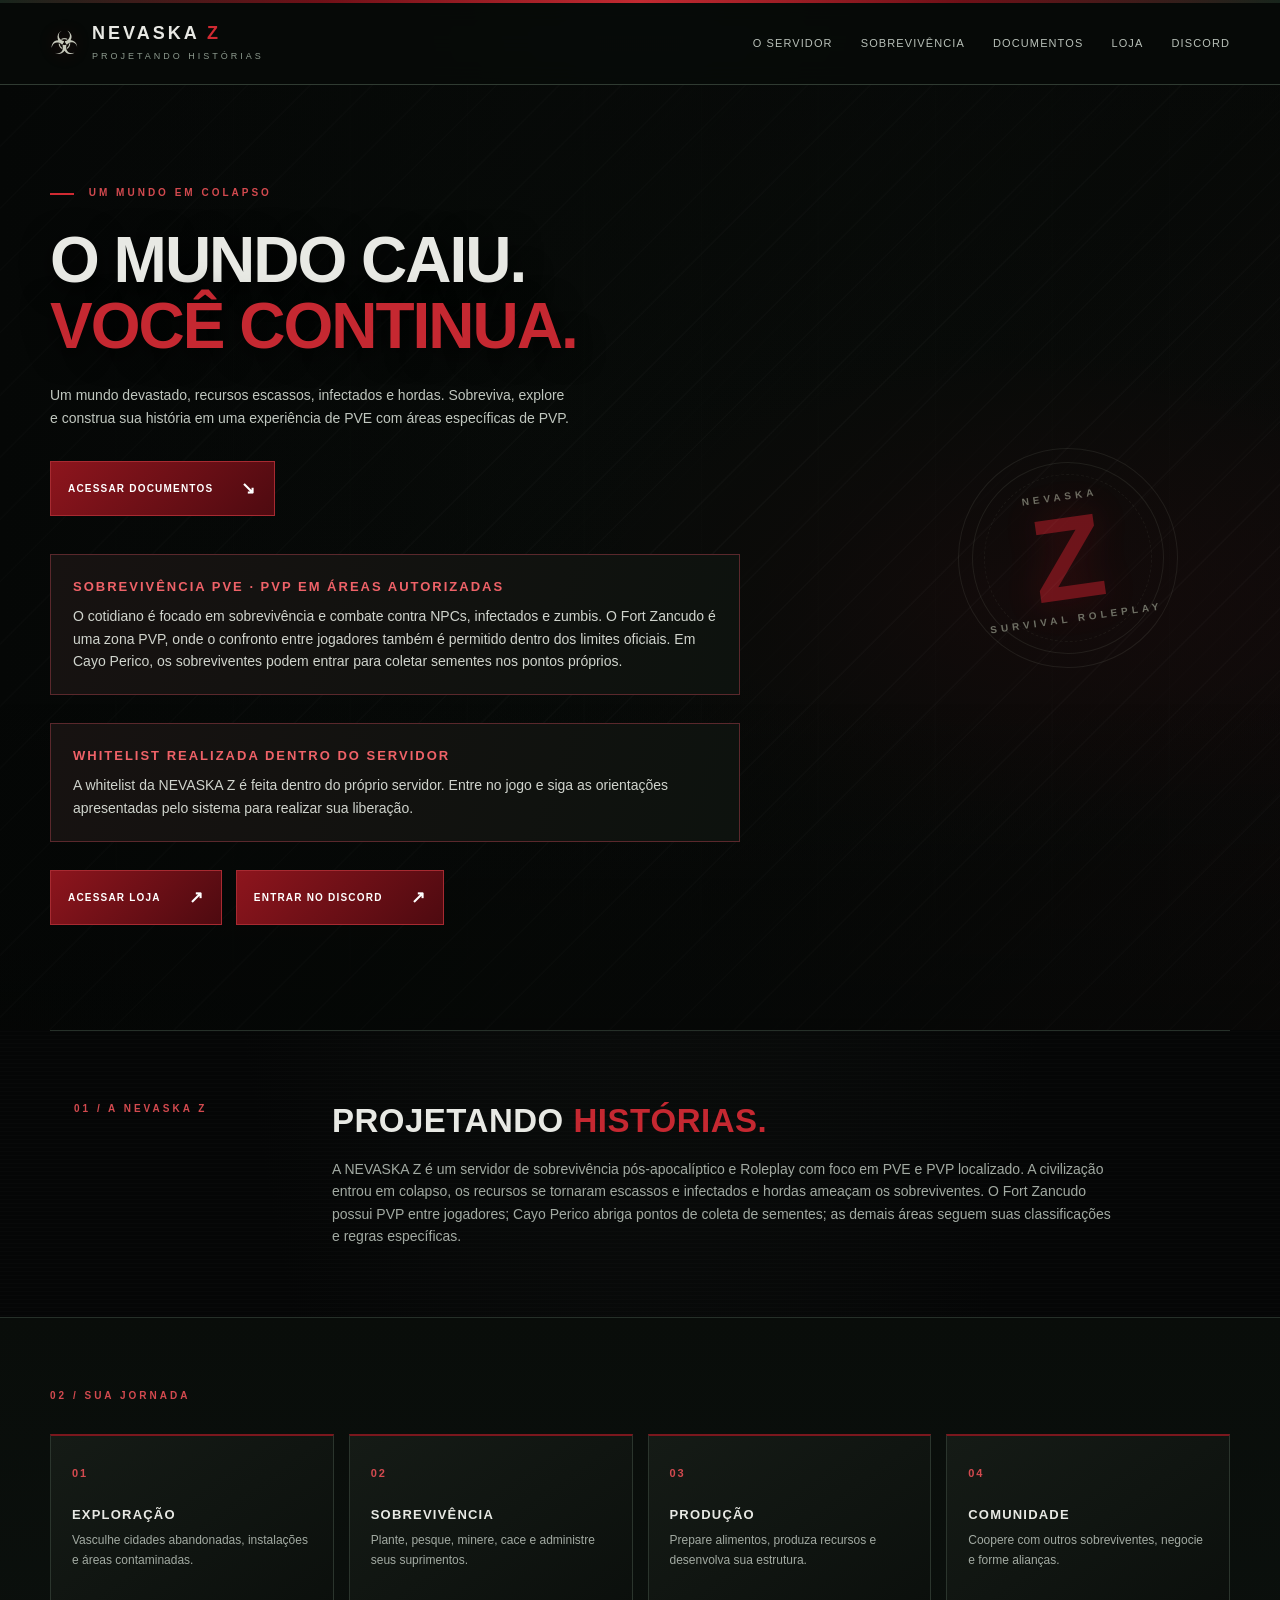
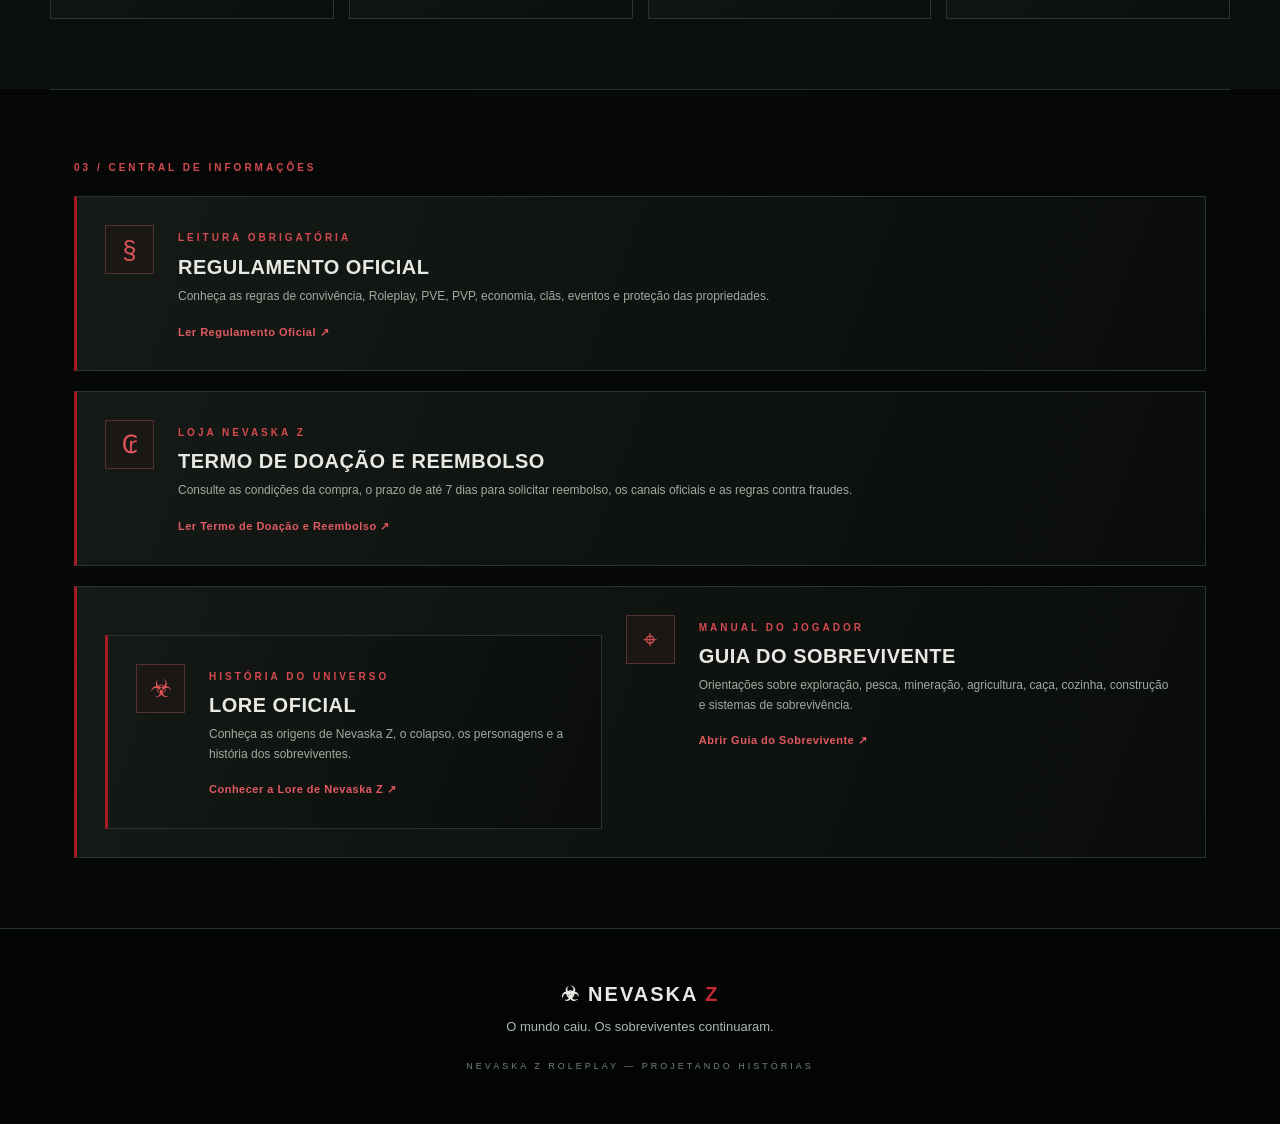
<file: index.html>
<!doctype html>
<html lang="pt-BR">
<head>
  <meta charset="utf-8">
  <meta name="viewport" content="width=device-width, initial-scale=1">
  <meta name="theme-color" content="#090909">
  <meta name="description" content="Nevaska Z Roleplay — sobrevivência pós-apocalíptica, exploração e PVE.">
  <title>Nevaska Z Roleplay | Projetando Histórias</title>
  <link rel="stylesheet" href="style.css">
</head>
<body>
  <div class="top-line"></div>
  <header class="site-header">
    <a class="brand" href="index.html" aria-label="Nevaska Z — início">
      <span class="brand-mark">☣</span>
      <span><strong>NEVASKA <em>Z</em></strong><small>PROJETANDO HISTÓRIAS</small></span>
    </a>
    <nav aria-label="Navegação principal">
      <a href="#sobre">O servidor</a>
      <a href="#sobrevivencia">Sobrevivência</a>
      <a href="#documentos">Documentos</a>
      <a href="https://nevaskaz.centralcart.ai/" target="_blank" rel="noopener noreferrer">Loja</a>
      <a href="https://discord.com/invite/7kdWkj2JUS" target="_blank" rel="noopener noreferrer">Discord</a>
    </nav>
  </header>

  <main>
    <section class="hero">
      <div class="hero-content">
        <span class="eyebrow"><span></span> UM MUNDO EM COLAPSO</span>
        <h1>O MUNDO CAIU.<br><span>VOCÊ CONTINUA.</span></h1>
        <p>Um mundo devastado, recursos escassos, infectados e hordas. Sobreviva, explore e construa sua história em uma experiência de PVE com áreas específicas de PVP.</p>
        <a class="primary-button" href="#documentos">ACESSAR DOCUMENTOS <b>↘</b></a>
        <div class="pve-banner"><strong>SOBREVIVÊNCIA PVE · PVP EM ÁREAS AUTORIZADAS</strong><p>O cotidiano é focado em sobrevivência e combate contra NPCs, infectados e zumbis. O Fort Zancudo é uma zona PVP, onde o confronto entre jogadores também é permitido dentro dos limites oficiais. Em Cayo Perico, os sobreviventes podem entrar para coletar sementes nos pontos próprios.</p></div>
        <div class="pve-banner"><strong>WHITELIST REALIZADA DENTRO DO SERVIDOR</strong><p>A whitelist da NEVASKA Z é feita dentro do próprio servidor. Entre no jogo e siga as orientações apresentadas pelo sistema para realizar sua liberação.</p></div>
        <a class="primary-button" href="https://nevaskaz.centralcart.ai/" target="_blank" rel="noopener noreferrer">ACESSAR LOJA <b>↗</b></a>
        <a class="primary-button" href="https://discord.com/invite/7kdWkj2JUS" target="_blank" rel="noopener noreferrer">ENTRAR NO DISCORD <b>↗</b></a>
      </div>
      <div class="hero-stamp" aria-hidden="true"><span>NEVASKA</span><strong>Z</strong><small>SURVIVAL ROLEPLAY</small></div>
    </section>

    <section class="intro section" id="sobre">
      <div class="section-kicker">01 / A NEVASKA Z</div>
      <div>
        <h2>PROJETANDO <span>HISTÓRIAS.</span></h2>
        <p>A NEVASKA Z é um servidor de sobrevivência pós-apocalíptico e Roleplay com foco em PVE e PVP localizado. A civilização entrou em colapso, os recursos se tornaram escassos e infectados e hordas ameaçam os sobreviventes. O Fort Zancudo possui PVP entre jogadores; Cayo Perico abriga pontos de coleta de sementes; as demais áreas seguem suas classificações e regras específicas.</p>
      </div>
    </section>

    <section class="features section" id="sobrevivencia">
      <div class="section-kicker">02 / SUA JORNADA</div>
      <div class="feature-grid">
        <article class="feature"><span>01</span><h3>EXPLORAÇÃO</h3><p>Vasculhe cidades abandonadas, instalações e áreas contaminadas.</p></article>
        <article class="feature"><span>02</span><h3>SOBREVIVÊNCIA</h3><p>Plante, pesque, minere, cace e administre seus suprimentos.</p></article>
        <article class="feature"><span>03</span><h3>PRODUÇÃO</h3><p>Prepare alimentos, produza recursos e desenvolva sua estrutura.</p></article>
        <article class="feature"><span>04</span><h3>COMUNIDADE</h3><p>Coopere com outros sobreviventes, negocie e forme alianças.</p></article>
      </div>
    </section>

    <section class="documents section" id="documentos">
      <div class="section-kicker">03 / CENTRAL DE INFORMAÇÕES</div>
      <div class="document-card">
        <div class="document-icon">§</div>
        <div class="document-copy"><span class="document-label">LEITURA OBRIGATÓRIA</span><h2>REGULAMENTO OFICIAL</h2><p>Conheça as regras de convivência, Roleplay, PVE, PVP, economia, clãs, eventos e proteção das propriedades.</p><a href="regulamento.html">Ler Regulamento Oficial ↗</a></div>
      </div>
      <div class="document-card">
        <div class="document-icon">₢</div>
        <div class="document-copy"><span class="document-label">LOJA NEVASKA Z</span><h2>TERMO DE DOAÇÃO E REEMBOLSO</h2><p>Consulte as condições da compra, o prazo de até 7 dias para solicitar reembolso, os canais oficiais e as regras contra fraudes.</p><a href="termo.html">Ler Termo de Doação e Reembolso ↗</a></div>
      </div>
      <div class="document-card">
      <div class="document-card">
        <div class="document-icon">☣</div>
        <div class="document-copy"><span class="document-label">HISTÓRIA DO UNIVERSO</span><h2>LORE OFICIAL</h2><p>Conheça as origens de Nevaska Z, o colapso, os personagens e a história dos sobreviventes.</p><a href="lore.html">Conhecer a Lore de Nevaska Z ↗</a></div>
      </div>
        <div class="document-icon">⌖</div>
        <div class="document-copy"><span class="document-label">MANUAL DO JOGADOR</span><h2>GUIA DO SOBREVIVENTE</h2><p>Orientações sobre exploração, pesca, mineração, agricultura, caça, cozinha, construção e sistemas de sobrevivência.</p><a href="guia.html">Abrir Guia do Sobrevivente ↗</a></div>
      </div>
    </section>
  </main>

  <footer><div class="footer-brand">☣ NEVASKA <span>Z</span></div><p>O mundo caiu. Os sobreviventes continuaram.</p><small>NEVASKA Z ROLEPLAY — PROJETANDO HISTÓRIAS</small></footer>
  <script src="protecao.js" defer></script>
</body>
</html>
</file>
<file: style.css>
:root{
  color-scheme:dark;
  --bg:#080808;
  --bg-soft:#0d0d0d;
  --panel:#121212;
  --panel-hover:#181313;
  --blood:#8f000b;
  --red:#b5121b;
  --red-bright:#d21e2b;
  --text:#f4f1f1;
  --muted:#aaa1a1;
  --line:#302426;
  --content:1180px;
}
*{box-sizing:border-box}
html{scroll-behavior:smooth;scroll-padding-top:90px}
body{margin:0;background:var(--bg);color:var(--text);font-family:Inter,"Segoe UI",Arial,sans-serif;line-height:1.65}
a{color:inherit}
.top-line{height:4px;background:linear-gradient(90deg,#430006,var(--blood),var(--red-bright),var(--blood),#430006)}
.site-header{min-height:82px;padding:15px max(24px,calc((100vw - var(--content))/2));display:flex;align-items:center;justify-content:space-between;gap:28px;border-bottom:1px solid var(--line);background:#090909f5;position:sticky;top:0;z-index:10;backdrop-filter:blur(12px)}
.brand{display:flex;gap:13px;align-items:center;text-decoration:none;flex-shrink:0}
.brand-mark{font-size:32px;color:var(--red-bright);text-shadow:0 0 22px #b5121b55}
.brand strong{display:block;font-size:18px;letter-spacing:2.4px;line-height:1.1}
.brand em,.footer-brand span{font-style:normal;color:var(--red-bright)}
.brand small{display:block;color:#938989;font-size:9px;letter-spacing:3px;margin-top:6px}
nav{display:flex;gap:clamp(14px,2.2vw,30px);align-items:center}
nav a{text-decoration:none;color:#c9c1c1;font-size:11px;text-transform:uppercase;letter-spacing:1.1px;transition:color .2s}
nav a:hover,nav a:focus-visible,.document-copy a:hover{color:#ef3943}
.hero{min-height:610px;position:relative;display:flex;align-items:center;padding:95px max(24px,calc((100vw - var(--content))/2));overflow:hidden;background:radial-gradient(ellipse at 83% 48%,#5b000d44 0,transparent 37%),linear-gradient(110deg,#090909 42%,#17090b 100%)}
.hero:after{content:"";position:absolute;inset:0;background:repeating-linear-gradient(135deg,transparent 0 42px,#ffffff04 43px 44px);pointer-events:none}
.hero-content{position:relative;z-index:1;max-width:690px}
.eyebrow,.section-kicker,.document-label{font-size:10px;letter-spacing:3px;color:#e02a35;font-weight:800}
.eyebrow span{display:inline-block;width:24px;height:2px;background:var(--red-bright);vertical-align:middle;margin-right:9px}
h1{font-size:clamp(45px,7vw,84px);line-height:.99;letter-spacing:-3.5px;margin:24px 0}
h1 span,h2 span{color:#d21e2b}
.hero-content>p{max-width:520px;color:#bdb4b4;font-size:16px;margin:0 0 30px}
.primary-button{display:inline-flex;align-items:center;justify-content:space-between;gap:28px;margin:0 10px 10px 0;padding:13px 17px;background:linear-gradient(135deg,#a20b16,#790009);border:1px solid #c51b27;color:#fff;text-decoration:none;font-size:10px;font-weight:800;letter-spacing:1.2px;transition:background .2s,border-color .2s,transform .2s}
.primary-button:hover{background:linear-gradient(135deg,#c21723,#92000b);border-color:#ed3944;transform:translateY(-2px)}
.primary-button b{font-size:17px}
.hero-stamp{position:absolute;right:max(8%,calc((100vw - var(--content))/2 + 35px));top:50%;transform:translateY(-50%) rotate(-8deg);width:270px;height:270px;border:1px solid #8f000b66;border-radius:50%;display:flex;flex-direction:column;align-items:center;justify-content:center;color:#84202a;opacity:.78}
.hero-stamp:before,.hero-stamp:after{content:"";position:absolute;inset:13px;border:1px solid #8f000b55;border-radius:50%}
.hero-stamp:after{inset:25px;border-style:dashed;opacity:.7}
.hero-stamp strong{font-size:145px;line-height:.9;color:#97000c;text-shadow:0 0 35px #b5121b44}
.hero-stamp span,.hero-stamp small{font-size:10px;letter-spacing:4px;font-weight:800}
.section{max-width:var(--content);margin:0 auto;padding:86px 24px;border-top:1px solid var(--line)}
.intro{display:grid;grid-template-columns:220px 1fr;gap:38px}
h2{font-size:clamp(26px,3vw,39px);line-height:1.15;letter-spacing:1px;margin:0 0 17px}
.intro p{max-width:780px;color:var(--muted);margin:0}
.features{max-width:none;padding-left:max(24px,calc((100vw - var(--content))/2));padding-right:max(24px,calc((100vw - var(--content))/2));background:linear-gradient(180deg,#0b0b0b,#0e0b0c)}
.feature-grid{display:grid;grid-template-columns:repeat(4,1fr);gap:15px;margin-top:30px}
.feature{padding:25px 21px;background:linear-gradient(145deg,#141212,#101010);border:1px solid var(--line);border-top:2px solid #65000a;min-height:185px;transition:border-color .2s,transform .2s,background .2s}
.feature:hover{border-color:#8f1721;background:var(--panel-hover);transform:translateY(-3px)}
.feature>span{font-size:11px;color:#e02a35;letter-spacing:2px;font-weight:800}
.feature h3{font-size:14px;letter-spacing:1.2px;margin:22px 0 8px}
.feature p,.document-copy p{font-size:13px;color:var(--muted);margin:0}
.documents{padding-top:86px;padding-bottom:96px}
.document-card{display:flex;gap:24px;align-items:flex-start;padding:28px;margin-top:20px;background:linear-gradient(110deg,#141111,#101010);border:1px solid var(--line);border-left:3px solid var(--red);transition:border-color .2s,transform .2s}
.document-card:hover{border-color:#7e2028;transform:translateX(3px)}
.document-icon{width:49px;height:49px;flex:0 0 49px;display:grid;place-items:center;background:#28090d;border:1px solid #581018;color:#e02a35;font-size:25px}
.document-copy h2{font-size:20px;margin:7px 0 8px}
.document-copy a{display:inline-block;margin-top:17px;color:#e02a35;font-size:11px;text-decoration:none;font-weight:800;letter-spacing:.5px}
footer{text-align:center;padding:49px 20px;border-top:1px solid var(--line);background:#060606}
.footer-brand{font-size:20px;font-weight:900;letter-spacing:2px}
footer p{color:#b1a9a9;font-size:13px;margin:7px 0 15px}
footer small{font-size:9px;letter-spacing:3px;color:#716a6a}
:focus-visible{outline:2px solid #e02a35;outline-offset:4px}
@media(max-width:900px){.hero-stamp{right:-65px;opacity:.25}.feature-grid{grid-template-columns:repeat(2,1fr)}.site-header{padding-left:24px;padding-right:24px}}
@media(max-width:700px){.site-header{height:auto;min-height:75px;align-items:flex-start;gap:18px;padding-top:17px;padding-bottom:17px}nav{gap:12px;flex-wrap:wrap;justify-content:flex-end}nav a{font-size:10px}.intro{grid-template-columns:1fr;gap:16px}.section{padding-top:65px;padding-bottom:65px}}
@media(max-width:520px){.site-header{display:block}.site-header nav{margin-top:15px;justify-content:flex-start}.hero{min-height:520px;padding-top:75px;padding-bottom:75px}.hero-stamp{display:none}.feature-grid{grid-template-columns:1fr}.document-card{padding:19px;gap:15px}.document-icon{width:39px;height:39px;flex-basis:39px}.hero-content>p{font-size:14px}}


/* IDENTIDADE VISUAL — SOBREVIVÊNCIA PÓS-APOCALÍPTICA */
:root{
  --bg:#050606;--bg-soft:#0a0d0c;--panel:#101412;--panel-hover:#171d19;
  --blood:#790d13;--red:#a71920;--red-bright:#d02a32;--text:#e8e9e4;
  --muted:#a2aaa2;--line:#29312b;--content:1180px;
}
body{
  background-color:#050606;
  background-image:radial-gradient(ellipse at 50% -15%,#29332b44,transparent 55%),
    repeating-linear-gradient(0deg,#ffffff03 0 1px,transparent 1px 4px);
}
.top-line{height:3px;background:linear-gradient(90deg,#18251c,#6f1017,#c22a31,#6f1017,#18251c)}
.site-header{background:#070a08ed;border-bottom-color:#303b32}
.brand-mark{color:#c6c9bb;text-shadow:0 0 18px #a7192044}
.brand strong{letter-spacing:3px}
.brand small{color:#8c998d}
nav a{color:#b8c0b8}
.hero{
  min-height:680px;
  background:
    linear-gradient(90deg,#050706 0%,#070a08e8 42%,#080a08a8 100%),
    radial-gradient(ellipse at 78% 54%,#6c101b66,transparent 34%),
    repeating-linear-gradient(135deg,transparent 0 36px,#b8c4b008 37px 38px),
    linear-gradient(135deg,#172019,#090b09 58%,#1b0b0e);
}
.hero:before{
  content:"";position:absolute;inset:0;pointer-events:none;opacity:.3;
  background:linear-gradient(180deg,transparent 65%,#020302 100%),
    repeating-linear-gradient(90deg,transparent 0 115px,#c8d0c808 116px 117px);
}
.hero:after{
  background:radial-gradient(ellipse at 80% 50%,transparent 0 20%,#05070666 70%),
    repeating-linear-gradient(135deg,transparent 0 42px,#ffffff05 43px 44px);
}
.eyebrow,.section-kicker,.document-label{color:#d34a4f}
h1{text-shadow:0 5px 30px #000}
h1 span,h2 span{color:#c52831}
.hero-content>p{color:#c0c7bf}
.primary-button{background:linear-gradient(135deg,#8d151d,#4e0a10);border-color:#a72a31}
.primary-button:hover{background:linear-gradient(135deg,#b8202a,#720e17);border-color:#dc454c}
.hero-stamp{border-color:#b1b8a52c;color:#a7ad9b;opacity:.62}
.hero-stamp:before,.hero-stamp:after{border-color:#a7ad9b30}
.hero-stamp strong{color:#a71b25;text-shadow:0 0 38px #b5121b66}
.section{border-top-color:#263029}
.intro,.features,.documents{position:relative}
.features{background:linear-gradient(180deg,#090d0a,#0b100d)}
.feature{background:linear-gradient(145deg,#151b16,#0b0f0c);border-color:#2b352d;border-top-color:#7b171d}
.feature:hover{border-color:#8b3035;background:#171c18}
.feature>span{color:#d34a4f}
.document-card{background:linear-gradient(110deg,#151a16,#0a0d0b);border-color:#2b352d;border-left-color:#a51b24}
.document-card:hover{border-color:#8b3035}
.document-icon{background:#1b1715;border-color:#563035;color:#df5559}
.document-copy a{color:#e05a60}
footer{background:#030504;border-top-color:#29332c}
.footer-brand span{color:#c52831}
footer p{color:#aeb7ae}
footer small{color:#778278}

/* Componentes das páginas de documentos */
.document-hero{padding:76px 24px 54px;background:linear-gradient(115deg,#0b100c,#170b0e);border-bottom:1px solid var(--line)}
.document-hero-inner{max-width:var(--content);margin:auto}
.document-hero h1{font-size:clamp(34px,5vw,58px);margin:14px 0}
.document-hero p{max-width:760px;color:var(--muted)}
.document-shell{max-width:var(--content);margin:0 auto;padding:48px 24px 90px;display:grid;grid-template-columns:270px minmax(0,1fr);gap:34px}
.document-toc{align-self:start;position:sticky;top:108px;max-height:calc(100vh - 130px);overflow:auto;padding:20px;background:#0d120f;border:1px solid var(--line)}
.document-toc strong{display:block;color:#df5559;font-size:11px;letter-spacing:2px;margin-bottom:12px}
.document-toc a{display:block;padding:6px 0;color:#aeb7ae;text-decoration:none;font-size:12px;border-bottom:1px solid #ffffff09}
.document-toc a:hover{color:#fff}
.document-content{min-width:0;padding:clamp(22px,4vw,46px);background:#0d110e;border:1px solid var(--line);box-shadow:0 18px 60px #0008}
.document-content h1,.document-content h2,.document-content h3{scroll-margin-top:110px}
.document-content h1{font-size:clamp(28px,4vw,42px);letter-spacing:-1px}
.document-content h2{font-size:clamp(21px,3vw,29px);margin-top:46px;padding-top:18px;border-top:1px solid var(--line)}
.document-content h3{font-size:16px;color:#e05a60;margin-top:28px}
.document-content p,.document-content li{color:#c0c7bf;font-size:14px}
.document-content li{margin:5px 0}
.document-content blockquote{margin:24px 0;padding:15px 20px;border-left:3px solid var(--red);background:#171311;color:#e5dedd}
.document-content hr{border:0;border-top:1px solid var(--line);margin:32px 0}
.document-content table{width:100%;border-collapse:collapse;font-size:13px}
.document-content th,.document-content td{padding:10px;border:1px solid var(--line);text-align:left}
.document-content th{background:#1a211b;color:#f0dfe0}
.document-back{display:inline-block;margin-top:24px;color:#e05a60;text-decoration:none;font-size:12px;font-weight:800}
.pve-banner{margin:28px 0;padding:22px;border:1px solid #5a282c;background:linear-gradient(110deg,#171211,#0d120e)}
.pve-banner strong{display:block;color:#ef6268;letter-spacing:2px;font-size:13px;margin-bottom:7px}
.pve-banner p{margin:0;color:#d0d4cd}
@media(max-width:850px){.document-shell{grid-template-columns:1fr}.document-toc{position:relative;top:auto;max-height:260px}}
@media(max-width:520px){.hero{min-height:590px}.document-hero{padding:56px 22px 38px}.document-shell{padding:25px 14px 55px;gap:18px}.document-content{padding:20px}.document-content p,.document-content li{font-size:13px}}


/* Índice dos documentos: lista vertical, sem rolagem horizontal */
.document-toc{min-width:0;overflow-x:hidden;overflow-y:auto}
.document-toc nav{display:block;min-width:0;width:100%;gap:0;flex-direction:column;align-items:stretch}
.document-toc nav a{display:block;width:100%;min-width:0;padding:8px 0;white-space:normal;overflow-wrap:anywhere;word-break:normal;line-height:1.45}
.document-toc nav p{color:var(--muted);font-size:12px}
.document-shell{align-items:start}
.document-content{min-width:0;overflow-wrap:anywhere}
@media(max-width:850px){
  .document-toc{position:relative;top:auto;max-height:300px}
}


/* AJUSTE TIPOGRÁFICO — LEITURA MAIS ELEGANTE E PROPORCIONAL */
body{font-size:14px;line-height:1.6}
h1{font-size:clamp(36px,5.2vw,64px);line-height:1.04;letter-spacing:-2px}
h2{font-size:clamp(23px,2.6vw,33px);line-height:1.2;letter-spacing:.5px}
h3{font-size:15px;line-height:1.35}
.hero{min-height:590px}
.hero-content>p{font-size:14px;line-height:1.7}
.hero-stamp{width:220px;height:220px}
.hero-stamp strong{font-size:118px}
.section{padding-top:70px;padding-bottom:70px}
.feature h3{font-size:13px}
.feature p,.document-copy p{font-size:12px;line-height:1.65}
.document-hero{padding-top:60px;padding-bottom:42px}
.document-hero h1{font-size:clamp(30px,4.2vw,46px);letter-spacing:-1.2px}
.document-hero p{font-size:13px;line-height:1.65}
.document-toc strong{font-size:10px}
.document-toc a{font-size:11px;line-height:1.5}
.document-content{padding:clamp(20px,3vw,36px)}
.document-content h1{font-size:clamp(26px,3.4vw,36px);letter-spacing:-.8px}
.document-content h2{font-size:clamp(19px,2.3vw,25px);margin-top:36px}
.document-content h3{font-size:14px}
.document-content p,.document-content li{font-size:13px;line-height:1.7}
.document-content table{font-size:12px}
.document-back{font-size:11px}
@media(max-width:520px){
  h1{font-size:clamp(32px,9vw,43px);letter-spacing:-1.2px}
  h2{font-size:23px}
  .hero{min-height:510px}
  .hero-content>p{font-size:13px}
  .section{padding-top:54px;padding-bottom:54px}
  .document-content p,.document-content li{font-size:12px}
}
</file>
